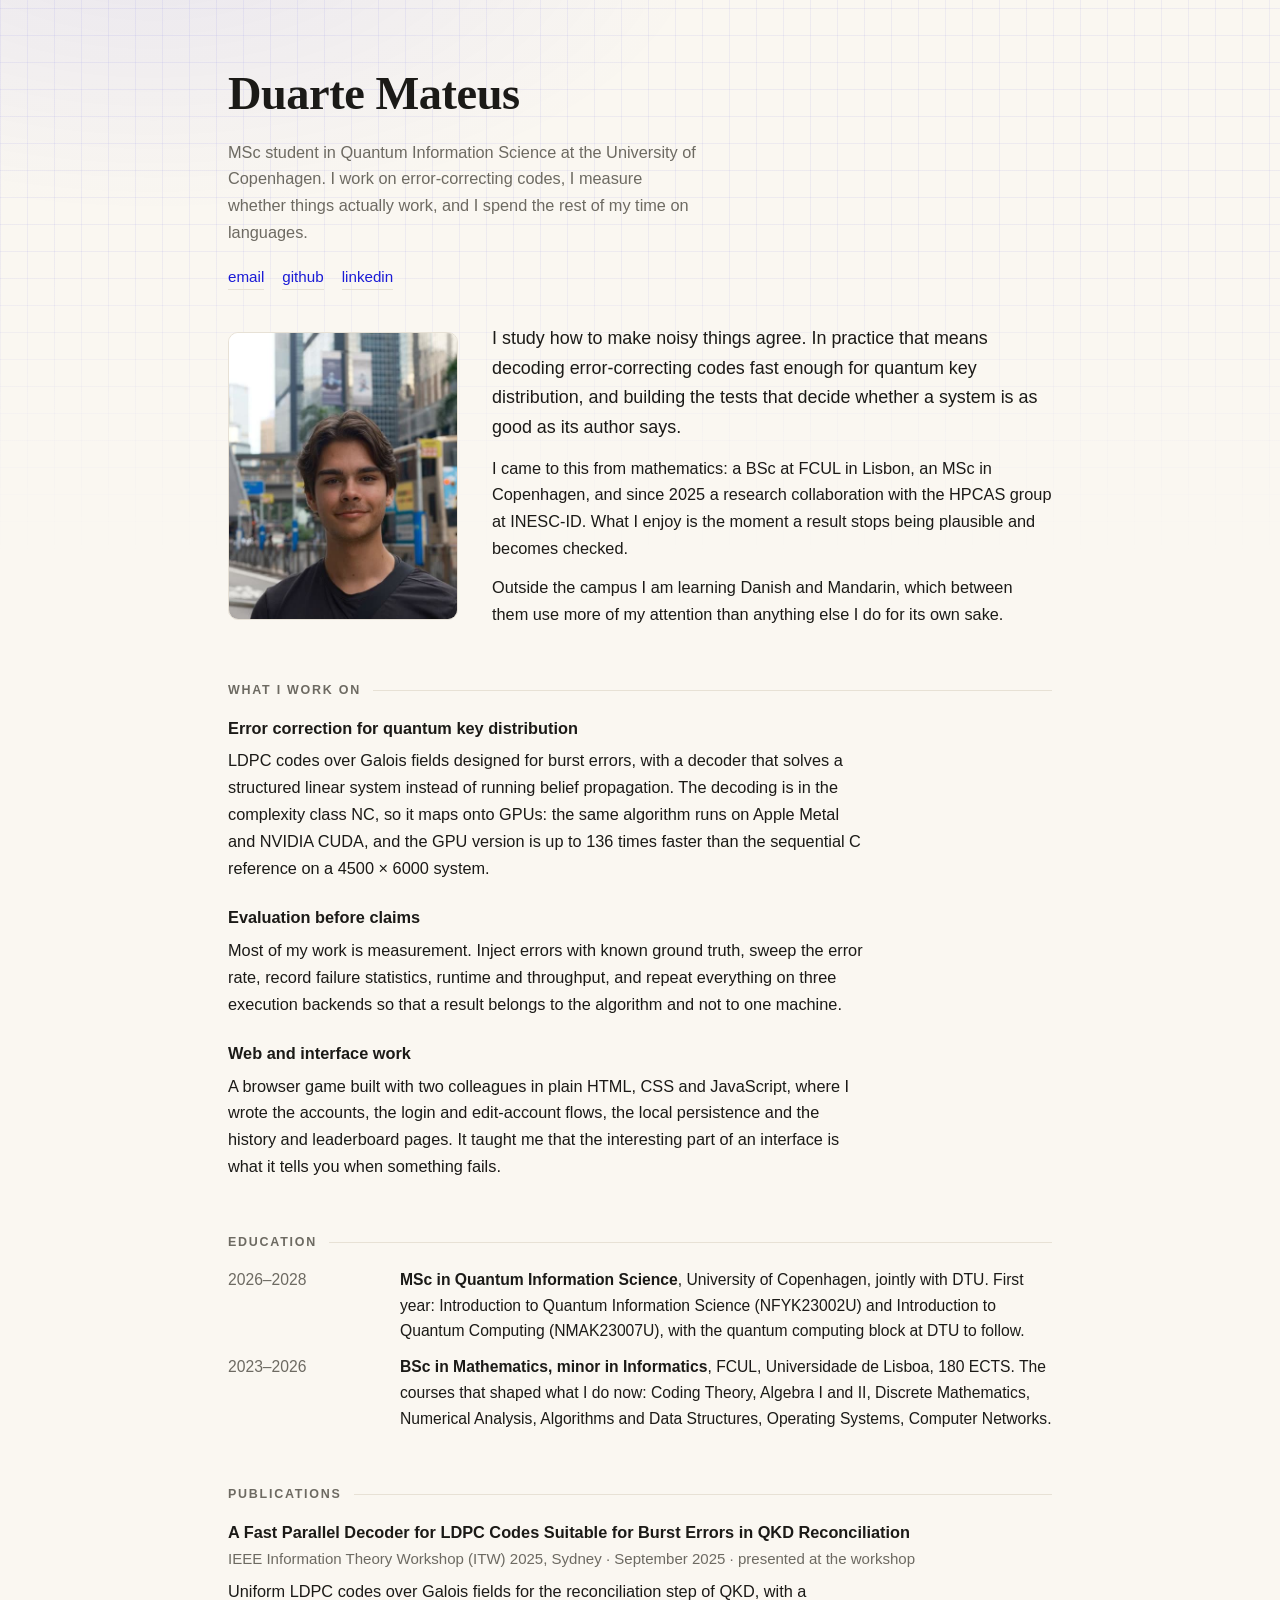
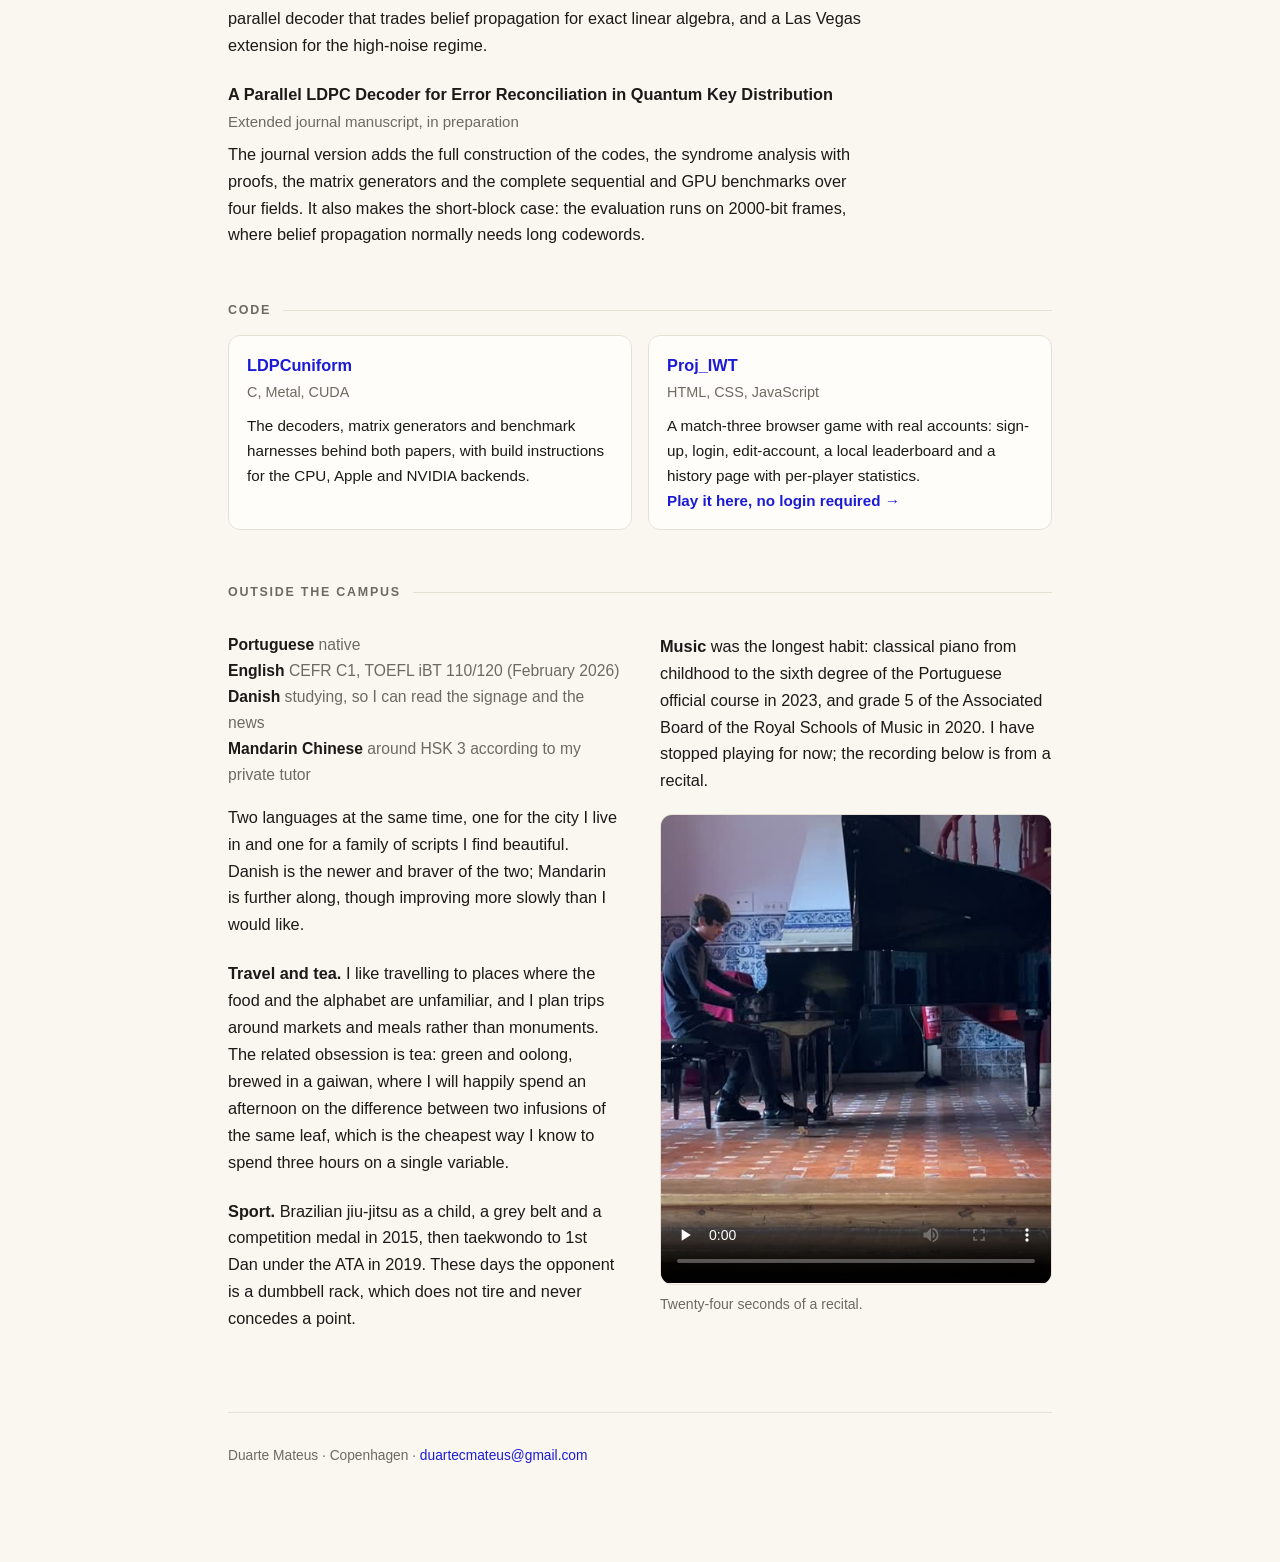
<file: index.html>
<!DOCTYPE html>
<html lang="en">
<head>
<meta charset="utf-8">
<meta name="viewport" content="width=device-width, initial-scale=1">
<title>Duarte Mateus</title>
<meta name="description" content="Duarte Mateus, MSc student in Quantum Information Science at the University of Copenhagen. Error-correcting codes, evaluation, languages and piano.">
<meta property="og:title" content="Duarte Mateus">
<meta property="og:description" content="Error-correcting codes, evaluation, languages and piano.">
<meta property="og:image" content="portrait_v2.jpg">
<link rel="icon" href="data:image/svg+xml,%3Csvg xmlns='http://www.w3.org/2000/svg' viewBox='0 0 32 32'%3E%3Crect width='32' height='32' rx='6' fill='%230a00fe'/%3E%3Ctext x='16' y='22' font-family='Georgia,serif' font-size='17' fill='white' text-anchor='middle'%3EDM%3C/text%3E%3C/svg%3E">
<style>
  :root{
    --bg:#faf7f1; --card:#fffdf9; --ink:#1b1a17; --muted:#6d6a62;
    --line:#e7e1d5; --accent:#1b1bd6; --accent-soft:#eeeeff;
    --tile:rgba(27,27,214,.055); --glow:rgba(27,27,214,.08);
  }
  /* Dark palette kept for later; the site currently renders light for everyone.
  @media (prefers-color-scheme: dark){
    :root{
      --bg:#12120f; --card:#191914; --ink:#eceae3; --muted:#a2a099;
      --line:#2c2c26; --accent:#a6a6ff; --accent-soft:#20203a;
      --tile:rgba(166,166,255,.075); --glow:rgba(120,120,255,.10);
    }
  }
  */
  *{box-sizing:border-box}
  html{-webkit-text-size-adjust:100%}
  /* faint tile wall behind the name, fading out before the content */
  body::before{
    content:""; position:fixed; inset:0; z-index:-1; pointer-events:none;
    background-image:
      radial-gradient(900px 460px at 12% -8%, var(--glow), transparent 62%),
      repeating-linear-gradient(0deg, var(--tile) 0 1px, transparent 1px 27px),
      repeating-linear-gradient(90deg, var(--tile) 0 1px, transparent 1px 27px);
    -webkit-mask-image:linear-gradient(180deg, #000 0 260px, rgba(0,0,0,.35) 420px, transparent 560px);
    mask-image:linear-gradient(180deg, #000 0 260px, rgba(0,0,0,.35) 420px, transparent 560px);
  }
  body{
    margin:0; background:var(--bg); color:var(--ink);
    font:400 1.02rem/1.65 -apple-system,BlinkMacSystemFont,"Segoe UI",Roboto,Helvetica,Arial,sans-serif;
    font-kerning:normal; -webkit-font-smoothing:antialiased;
  }
  .wrap{max-width:880px; margin:0 auto; padding:56px 28px 80px}
  .intro p, .item p, section > p{max-width:70ch}
  h1,h2,h3{font-family:Georgia,"Iowan Old Style","Times New Roman",serif; font-weight:600; letter-spacing:-.01em}
  a{color:var(--accent); text-decoration:none; border-bottom:1px solid transparent}
  a:hover{border-bottom-color:currentColor}
  header .name{font-size:clamp(2.1rem,5vw,2.9rem); margin:0 0 6px}
  header .tagline{color:var(--muted); margin:0; max-width:52ch}
  .links{margin:18px 0 0; font-size:.95rem; display:flex; flex-wrap:wrap; gap:8px 18px}
  .links a{border-bottom:1px solid var(--line)}
  .links a:hover{border-bottom-color:var(--accent)}
  section{margin-top:52px}
  h2{
    font-family:-apple-system,BlinkMacSystemFont,"Segoe UI",Roboto,sans-serif;
    font-size:.78rem; letter-spacing:.14em; text-transform:uppercase;
    color:var(--muted); font-weight:600; margin:0 0 14px;
    display:flex; align-items:center; gap:12px;
  }
  h2::after{content:""; flex:1; height:1px; background:var(--line)}
  .intro{display:grid; grid-template-columns:230px 1fr; gap:34px; align-items:center; margin-top:34px}
  .intro img{width:100%; height:auto; aspect-ratio:4/5; object-fit:cover; object-position:50% 35%;
    border-radius:10px; border:1px solid var(--line); filter:saturate(.94)}
  .intro p{margin:0 0 12px}
  .intro p:last-child{margin-bottom:0}
  .lede{font-size:1.12rem}
  dl{margin:0; display:grid; grid-template-columns:150px 1fr; gap:10px 22px; font-size:.98rem}
  dt{color:var(--muted)}
  dd{margin:0}
  .item{margin-bottom:22px}
  .item:last-child{margin-bottom:0}
  .item .t{display:block; font-weight:600}
  .item .s{display:block; color:var(--muted); font-size:.94rem; margin-top:2px}
  .item p{margin:6px 0 0}
  .cards{display:grid; grid-template-columns:1fr 1fr; gap:16px}
  .card{background:var(--card); border:1px solid var(--line); border-radius:12px; padding:16px 18px}
  .card .t{font-weight:600; display:block}
  .card .s{color:var(--muted); font-size:.9rem; display:block; margin:2px 0 8px}
  .card p{margin:0; font-size:.95rem}
  figure{margin:26px 0 0}
  video{width:100%; max-width:440px; height:auto; aspect-ratio:5/6; object-fit:cover; border-radius:12px; border:1px solid var(--line); display:block; background:#000}
  figcaption{color:var(--muted); font-size:.88rem; margin-top:8px; text-align:center}
  .cols{display:grid; grid-template-columns:1fr 1fr; gap:40px}
  .closing{display:block; margin:20px 0 0}
  .closing video{max-width:100%}
  .closing figcaption{text-align:left}
  .langs{font-size:.98rem}
  .langs span{color:var(--muted)}
  footer{margin-top:64px; padding-top:18px; border-top:1px solid var(--line); color:var(--muted); font-size:.86rem}
  @media (max-width:640px){
    .wrap{padding:36px 20px 64px}
    .intro{grid-template-columns:1fr; gap:20px}
    .intro img{max-width:230px}
    dl{grid-template-columns:1fr; gap:2px 0}
    dt{margin-top:10px}
    .cards,.cols{grid-template-columns:1fr; gap:14px}
  }
</style>
</head>
<body>
<div class="wrap">

  <header>
    <h1 class="name">Duarte Mateus</h1>
    <p class="tagline">MSc student in Quantum Information Science at the University of Copenhagen. I work on error-correcting codes, I measure whether things actually work, and I spend the rest of my time on languages.</p>
    <p class="links">
      <a href="mailto:duartecmateus@gmail.com">email</a>
      <a href="https://github.com/duartecmateus">github</a>
      <a href="https://linkedin.com/in/duarte-mateus-8440b5340">linkedin</a>
    </p>
  </header>

  <div class="intro">
    <img src="portrait_v2.jpg" alt="Duarte Mateus, photographed in a city street" width="480" height="600">
    <div>
      <p class="lede">I study how to make noisy things agree. In practice that means decoding error-correcting codes fast enough for quantum key distribution, and building the tests that decide whether a system is as good as its author says.</p>
      <p>I came to this from mathematics: a BSc at FCUL in Lisbon, an MSc in Copenhagen, and since 2025 a research collaboration with the HPCAS group at INESC-ID. What I enjoy is the moment a result stops being plausible and becomes checked.</p>
      <p>Outside the campus I am learning Danish and Mandarin, which between them use more of my attention than anything else I do for its own sake.</p>
    </div>
  </div>

  <section>
    <h2>What I work on</h2>
    <div class="item">
      <span class="t">Error correction for quantum key distribution</span>
      <p>LDPC codes over Galois fields designed for burst errors, with a decoder that solves a structured linear system instead of running belief propagation. The decoding is in the complexity class NC, so it maps onto GPUs: the same algorithm runs on Apple Metal and NVIDIA CUDA, and the GPU version is up to 136 times faster than the sequential C reference on a 4500 × 6000 system.</p>
    </div>
    <div class="item">
      <span class="t">Evaluation before claims</span>
      <p>Most of my work is measurement. Inject errors with known ground truth, sweep the error rate, record failure statistics, runtime and throughput, and repeat everything on three execution backends so that a result belongs to the algorithm and not to one machine.</p>
    </div>
    <div class="item">
      <span class="t">Web and interface work</span>
      <p>A browser game built with two colleagues in plain HTML, CSS and JavaScript, where I wrote the accounts, the login and edit-account flows, the local persistence and the history and leaderboard pages. It taught me that the interesting part of an interface is what it tells you when something fails.</p>
    </div>
  </section>

  <section>
    <h2>Education</h2>
    <dl>
      <dt>2026&ndash;2028</dt>
      <dd><strong>MSc in Quantum Information Science</strong>, University of Copenhagen, jointly with DTU. First year: Introduction to Quantum Information Science (NFYK23002U) and Introduction to Quantum Computing (NMAK23007U), with the quantum computing block at DTU to follow.</dd>
      <dt>2023&ndash;2026</dt>
      <dd><strong>BSc in Mathematics, minor in Informatics</strong>, FCUL, Universidade de Lisboa, 180 ECTS. The courses that shaped what I do now: Coding Theory, Algebra I and II, Discrete Mathematics, Numerical Analysis, Algorithms and Data Structures, Operating Systems, Computer Networks.</dd>
    </dl>
  </section>

  <section>
    <h2>Publications</h2>
    <div class="item">
      <span class="t">A Fast Parallel Decoder for LDPC Codes Suitable for Burst Errors in QKD Reconciliation</span>
      <span class="s">IEEE Information Theory Workshop (ITW) 2025, Sydney &middot; September 2025 &middot; presented at the workshop</span>
      <p>Uniform LDPC codes over Galois fields for the reconciliation step of QKD, with a parallel decoder that trades belief propagation for exact linear algebra, and a Las Vegas extension for the high-noise regime.</p>
    </div>
    <div class="item">
      <span class="t">A Parallel LDPC Decoder for Error Reconciliation in Quantum Key Distribution</span>
      <span class="s">Extended journal manuscript, in preparation</span>
      <p>The journal version adds the full construction of the codes, the syndrome analysis with proofs, the matrix generators and the complete sequential and GPU benchmarks over four fields. It also makes the short-block case: the evaluation runs on 2000-bit frames, where belief propagation normally needs long codewords.</p>
    </div>
  </section>

  <section>
    <h2>Code</h2>
    <div class="cards">
      <div class="card">
        <span class="t"><a href="https://github.com/duartecmateus/LDPCuniform">LDPCuniform</a></span>
        <span class="s">C, Metal, CUDA</span>
        <p>The decoders, matrix generators and benchmark harnesses behind both papers, with build instructions for the CPU, Apple and NVIDIA backends.</p>
      </div>
      <div class="card">
        <span class="t"><a href="https://github.com/duartecmateus/Proj_IWT">Proj_IWT</a></span>
        <span class="s">HTML, CSS, JavaScript</span>
        <p>A match-three browser game with real accounts: sign-up, login, edit-account, a local leaderboard and a history page with per-player statistics.</p>
        <p><a href="game/"><strong>Play it here, no login required &rarr;</strong></a></p>
      </div>
    </div>
  </section>

  <section>
    <h2>Outside the campus</h2>
    <div class="cols">
      <div>
        <p class="langs"><strong>Portuguese</strong> <span>native</span><br>
        <strong>English</strong> <span>CEFR C1, TOEFL iBT 110/120 (February 2026)</span><br>
        <strong>Danish</strong> <span>studying, so I can read the signage and the news</span><br>
        <strong>Mandarin Chinese</strong> <span>around HSK 3 according to my private tutor</span></p>
        <p>Two languages at the same time, one for the city I live in and one for a family of scripts I find beautiful. Danish is the newer and braver of the two; Mandarin is further along, though improving more slowly than I would like.</p>
        <p style="margin-top:22px"><strong>Travel and tea.</strong> I like travelling to places where the food and the alphabet are unfamiliar, and I plan trips around markets and meals rather than monuments. The related obsession is tea: green and oolong, brewed in a gaiwan, where I will happily spend an afternoon on the difference between two infusions of the same leaf, which is the cheapest way I know to spend three hours on a single variable.</p>
        <p style="margin-top:22px"><strong>Sport.</strong> Brazilian jiu-jitsu as a child, a grey belt and a competition medal in 2015, then taekwondo to 1st Dan under the ATA in 2019. These days the opponent is a dumbbell rack, which does not tire and never concedes a point.</p>
      </div>
      <div>
        <p><strong>Music</strong> was the longest habit: classical piano from childhood to the sixth degree of the Portuguese official course in 2023, and grade 5 of the Associated Board of the Royal Schools of Music in 2020. I have stopped playing for now; the recording below is from a recital.</p>
        <figure class="closing">
          <video controls preload="none" playsinline poster="piano_poster_v3.jpg" width="480" height="576">
            <source src="piano_recital_24s_v3.mp4" type="video/mp4">
            Your browser does not support the video tag.
          </video>
          <figcaption>Twenty-four seconds of a recital.</figcaption>
        </figure>
      </div>
    </div>
  </section>

  <footer>
    <p>Duarte Mateus &middot; Copenhagen &middot; <a href="mailto:duartecmateus@gmail.com">duartecmateus@gmail.com</a></p>
  </footer>

</div>
</body>
</html>
</file>
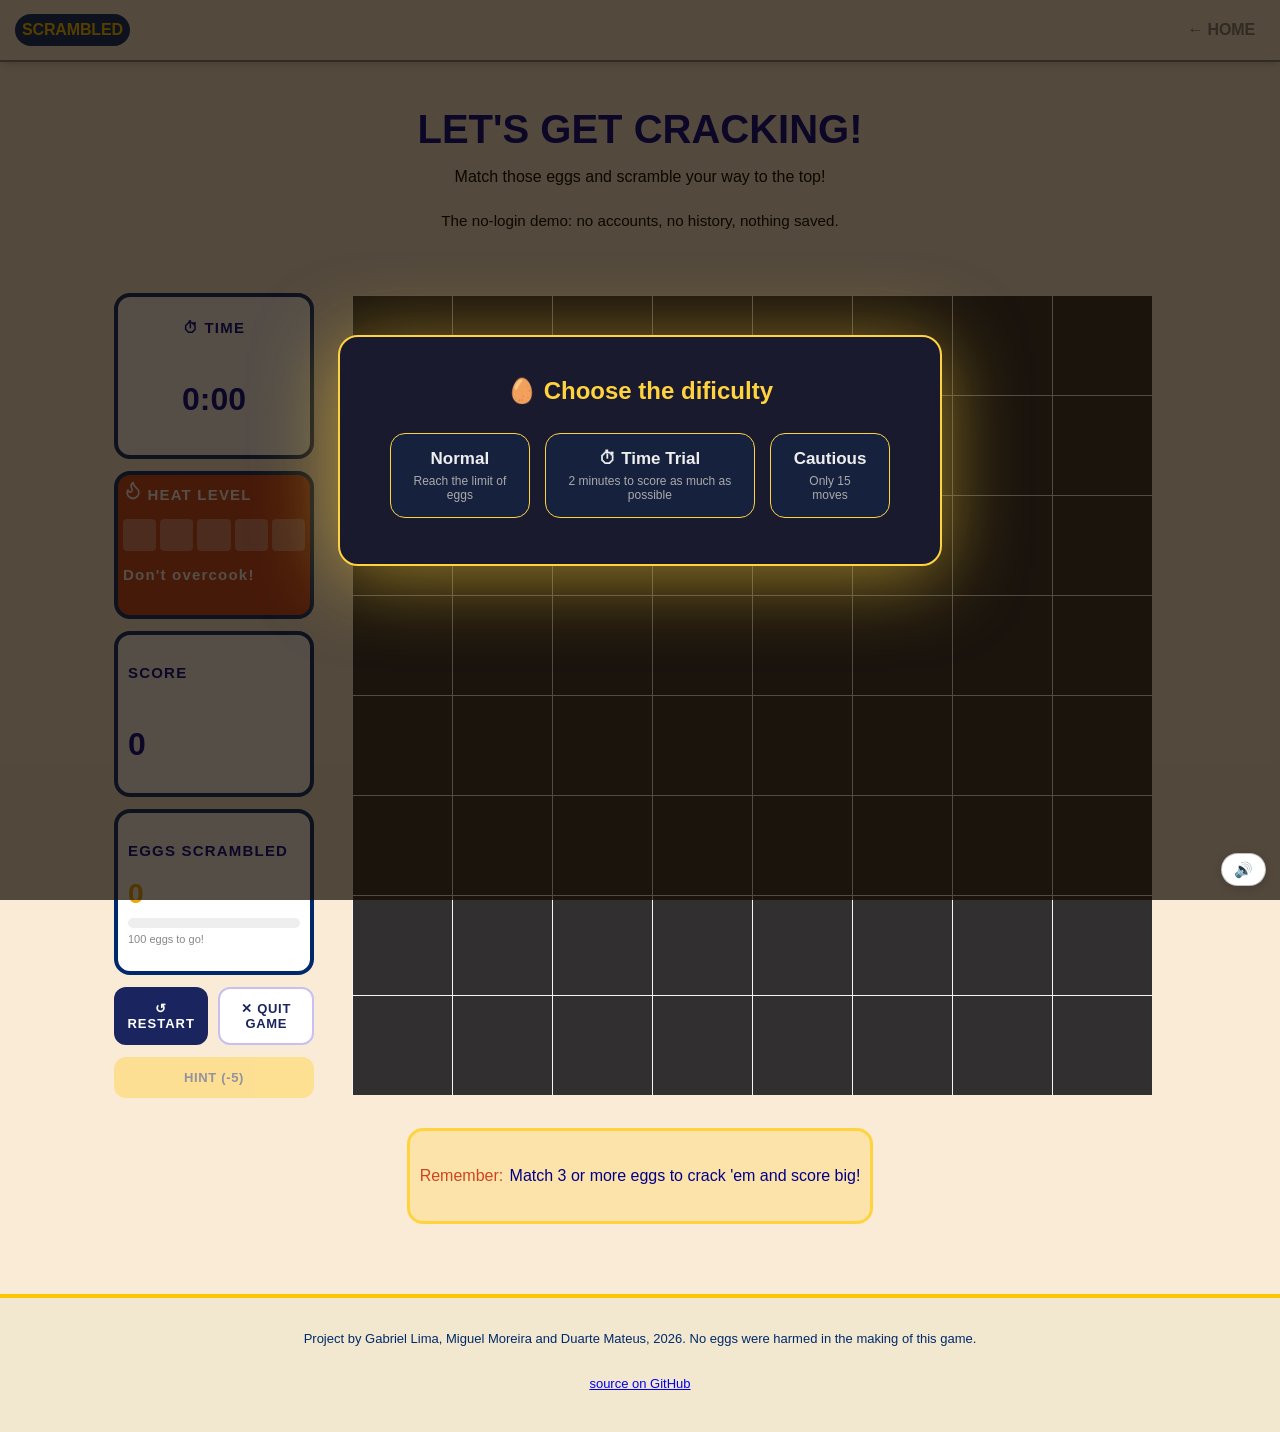
<file: game/index.html>
<!-- Grupo: 27 — Gabriel Lima, Miguel Moreira, Duarte Mateus.
     Standalone demo: no accounts, no leaderboard, no history.
     Original project: https://github.com/duartecmateus/Proj_IWT -->
<!DOCTYPE html>
<html lang="pt-PT">
<head>
    <meta charset="UTF-8">
    <meta name="viewport" content="width=device-width, initial-scale=1.0">
    <title>SCRAMBLED — play</title>
    <link rel="stylesheet" href="CSS/general.css">
    <link rel="stylesheet" href="CSS/Game_style_v2.css">
    <link rel="stylesheet" href="CSS/game_animations.css">
    <script type="module" src="JavaScript/comportement_v3.js"></script>
    <script src="JavaScript/sfx_v2.js" defer></script>
</head>
<body>
    <header>
        <p> SCRAMBLED</p>
        <nav>
            <a href="../">&larr; HOME</a>
        </nav>
    </header>

    <main>

        <div id="description">
            <h1 class="darkblue">LET'S GET CRACKING!</h1>
            <p>Match those eggs and scramble your way to the top!</p>
            <p style="font-size:.95rem;max-width:60ch;margin:10px auto 0">The no-login demo: no accounts, no history, nothing saved.</p>
        </div>

        <section id="game_layout">
            <div id="side_info">
                <div id="timer-container" class="container bold darkblue">
                    <p class="label">&#9201; TIME</p>
                    <p class="value">0:00</p>
                </div>

                <div id="heat-container" class="container">
                    <div class="bold white">
                        <svg xmlns="http://www.w3.org/2000/svg" width="20" height="20" viewBox="0 0 20 20" fill="none">
                            <path d="M7.08366 12.0833C7.63619 12.0833 8.1661 11.8638 8.5568 11.4731C8.9475 11.0824 9.16699 10.5525 9.16699 10C9.16699 8.85 8.75033 8.33333 8.33366 7.5C7.44033 5.71417 8.14699 4.12167 10.0003 2.5C10.417 4.58333 11.667 6.58333 13.3337 7.91667C15.0003 9.25 15.8337 10.8333 15.8337 12.5C15.8337 13.266 15.6828 14.0246 15.3896 14.7323C15.0965 15.4401 14.6668 16.0831 14.1251 16.6248C13.5834 17.1665 12.9404 17.5961 12.2326 17.8893C11.5249 18.1824 10.7664 18.3333 10.0003 18.3333C9.23428 18.3333 8.47574 18.1824 7.76801 17.8893C7.06027 17.5961 6.41721 17.1665 5.87554 16.6248C5.33386 16.0831 4.90418 15.4401 4.61103 14.7323C4.31788 14.0246 4.16699 13.266 4.16699 12.5C4.16699 11.5392 4.52783 10.5883 5.00033 10C5.00033 10.5525 5.21982 11.0824 5.61052 11.4731C6.00122 11.8638 6.53112 12.0833 7.08366 12.0833Z" stroke="white" stroke-width="1.66667" stroke-linecap="round" stroke-linejoin="round"/>
                        </svg>
                        <span class="label">HEAT LEVEL</span>
                    </div>
                    <div id="heat-meter">
                        <span class="heat_bar_seg off"></span>
                        <span class="heat_bar_seg off"></span>
                        <span class="heat_bar_seg off"></span>
                        <span class="heat_bar_seg off"></span>
                        <span class="heat_bar_seg off"></span>
                    </div>
                    <span class="white label"> Don't overcook!</span>
                </div>

                <div id="score-container" class="container darkblue bold">
                    <p class="label">SCORE</p>
                    <p class="value" id="score">0</p>
                </div>

                <div id="eggs_card" class="container">
                    <p class="darkblue bold label">EGGS SCRAMBLED</p>
                    <div class="eggs_count">
                        <span class="big" id="eggsCount">0</span>
                    </div>
                    <div class="eggs_bar_bg">
                        <div class="eggs_bar_fill" id="eggsBar"></div>
                    </div>
                    <div class="hint" id="eggsHint">100 eggs to go!</div>
                </div>

                <div id="btn-container">
                    <button id="btn_restart" onclick="window.location.href='./index.html'">&#8634; RESTART</button>
                    <button id="btn_quit" onclick="window.location.href='../'">&#10005; QUIT GAME</button>
                </div>
                <button id="btn_hint" disabled class="hint-cooldown">HINT (-5)</button>
            </div>

            <div class="game-board">
                <div class="game_grid">
                    <div class="pieces">
                    </div>
                </div>
            </div>
        </section>

        <section class="tip">
            <div id="Tip_container">
                <span id="tip" class="orange">Remember:</span>
                <span class="darkblue">Match 3 or more eggs to crack 'em and score big!</span>
            </div>
        </section>

    </main>

    <footer style="height:auto;padding:20px 16px 28px;row-gap:4px">
        <p>Project by Gabriel Lima, Miguel Moreira and Duarte Mateus, 2026. No eggs were harmed in the making of this game.</p>
        <p><a href="https://github.com/duartecmateus/Proj_IWT">source on GitHub</a></p>
    </footer>

</body>
</html>
</file>
<file: game/CSS/general.css>
/* Grupo: 27, Número: 62796, Nome: Gabriel Lima, PL: 21 */
/* Grupo: 27, Número: 59712, Nome: Miguel Moreira, PL: 21 */
/* Grupo: 27, Número: 62019, Nome: Duarte Matheus, PL: 21  */
 body{
  background-color: antiquewhite;
  margin: 0px;
  font-family: sans-serif;
  /*line-height: 1.6; séra que metemos?????*/ 
 }

 main {
    padding-top: 20px; 
 }


/*-----------------HEADER--------------------*/
 header {
  background: antiquewhite;
  position: fixed;
  z-index: 5;
  top: 0px;
  left: 0;
  right: 0;
  display: flex;
  justify-content: center;
  align-items: center;
  padding: 15px;
  height: 30px;
  border-bottom: 2px solid gray;
  box-shadow: 0 4px 6px -1px rgba(0, 0, 0, 0.10), 0 2px 4px -2px rgba(0, 0, 0, 0.10);
  font-weight: 700;
  letter-spacing: -0.15px;
 }

 header > nav {
  margin-left: auto;
 }

 header p{
    color: #FDC500 !important;     /*MUDAR A COR PARA ALGO COM MAIS CONTRAST*/
    border: 2px solid #00296B;
    background-color: #00296B;
    border-radius: 20px;
    padding: 5px;
    
 }

  header a{
  text-decoration: none;
  color: gray;
  padding: 5px 10px;

 }
 header nav a:hover {
  color: #FDC500;
 }

 header nav a:active {
   color: #00296B;
 }

 .right_side{
  font-size: 50%;
 }
   /*-----------------Footer--------------------*/

 footer{
  display: flex;
  flex-direction: column;
  justify-content: center;
  align-items: center; 
  height: 50px;
  color: #00296B;
  border-top: 4px solid #FDC500;
  background: #F2E8CF;
  font-size: small;
}


* {
  font-family: sans-serif;
  margin-left: 0px;
  margin-right: 0px;
}


@media screen and (max-width: 400px) {
  header {
    font-size: small;
  }
  header a{
    padding: 5px 3px;
  }
}
</file>
<file: game/CSS/Game_style_v2.css>
/* Grupo: 27, Número: 62796, Nome: Gabriel Lima, PL: 21 */
/* Grupo: 27, Número: 59712, Nome: Miguel Moreira, PL: 21 */
/* Grupo: 27, Número: 62019, Nome: Duarte Matheus, PL: 21  */
main{
  background: antiquewhite;
  margin-top: 30px;
  padding-top: 50px;
  padding-bottom: 20px;
  height: 100%;
  display: flex;
  flex-direction: column;
  justify-content: center;
  align-items: center;
}

#description {
  width: 450px;
  display: flex;
  flex-direction: column;
  align-items: center;
  justify-content: center;
  margin-bottom: 40px;
}

h1 {
  font-size: 40px;
  text-align: center;
  margin-bottom: 0;
}

.darkblue {
  color: darkblue;
}

.orange{
  color: #CC4520;
}

.white{
  color: #FFF;
}

.bold {
  font-weight: bold;
}

/* .............. GAME LAYOUT ................*/

#game_layout{
  display: flex;
  width: 100%;
  max-width: 1100px;
  padding: 24px 24px 0 24px;
  align-items: center;
  justify-content: center;
  gap: 24px;
  box-sizing: border-box;
}

#side_info {
  display: flex;
  flex-direction: column;
  gap: 12px;
  width: 200px;
  flex-shrink: 0;
}

.label {
  font-size: 15px;
  font-weight: 700;
  letter-spacing: 0.08em;
}

.value {
  font-size: 32px;
  font-weight: 800;
  line-height: 1;
}

.container {
  display: flex;
  flex-direction: column;
  height: 130px;
  border-radius: 16px;
  border: 4px solid #00296B;
  padding: 14px 10px;
}

#timer-container {
  justify-content: center;
  align-items: center;
  background: #FFF;
}

/* Heat Level */
#heat-container {
  padding: 5px;
  display: flex;
  flex-direction: column;
  background-color: #CC4520;
  gap: 15px;
}

#heat-meter{
  display: flex;
  width: 100%;
  height: 32px;
  align-items: flex-start;
  gap: 4px;
}

.heat_bar_seg{
  flex: 1;
  height: 32px;
  border-radius: 4px;
}

.on{
  background-color: #FFF;
}

.off{
  background-color: #ffffff56;
}

/* Score */
#score-container{
  background: #fff;
}

#counter-container{
  background: #fff;
}

/* Eggs Scrambled */
#eggs_card {
  background-color: #FFF;
}

.eggs_count {
  display: flex;
  align-items: baseline;
  gap: 4px;
  margin: 4px 0 8px;
}

.big {
  font-size: 28px;
  font-weight: 800;
  color: #f0a800;
}

.total {
  font-size: 16px;
  color: #aaa;
}

.eggs_bar_bg {
  height: 10px;
  background: #eee;
  border-radius: 99px;
  overflow: hidden;
}

.eggs_bar_fill {
  height: 100%;
  width: 0%;
  background: #f0a800;
  border-radius: 99px;
  transition: width 0.3s ease;
}

.hint {
  font-size: 11px;
  color: #888;
  margin-top: 5px;
}

#btn-container{
  width: 100%;
  display: flex;
  justify-content: center;
  grid-gap: 10px;
}

/* Botões */
#btn_restart {
  background: #1a2560;
  color: #fff;
  border: none;
  border-radius: 12px;
  padding: 13px;
  width: 100%;
  font-size: 13px;
  font-weight: 700;
  letter-spacing: 1px;
  cursor: pointer;
  display: flex;
  align-items: center;
  justify-content: center;
}

#btn_restart:hover {
  background: #263080;
}

#btn_hint {
    background: #FFD23F;
    color: #1a2560;
    border: none;
    border-radius: 12px;
    padding: 13px;
    width: 100%;
    font-size: 13px;
    font-weight: 700;
    letter-spacing: 0.05em;
    cursor: pointer;
    display: flex;
    align-items: center;
    justify-content: center;
    gap: 6px;
    transition: opacity 0.3s ease, background 0.15s;
}

#btn_hint:hover:not(:disabled) {
  background: #f0c000;
}

#btn_hint.hint-cooldown {
    opacity: 0.45;
    cursor: not-allowed;
}

#btn_quit {
  background: #fff;
  color: #1a2560;
  border: 2px solid #c8c0f0;
  border-radius: 12px;
  padding: 12px;
  width: 100%;
  font-size: 13px;
  font-weight: 700;
  letter-spacing: 0.05em;
  cursor: pointer;
  display: flex;
  align-items: center;
  justify-content: center;
  gap: 8px;
  transition: background 0.15s;
}
 
#btn_quit:hover {
  background: #f0eeff;
}

/* ══════════════════════════════════════════════
   ÁREA DO JOGO — TABULEIRO DINÂMICO
*/

.game-board {
  width: 100%;
  display: flex;
  justify-content: center;
}

.game_grid {
  /* Valor por omissão; JS sobrepõe com setProperty */
  --grid-size: 8;

  width: min(800px, 98vw);
  aspect-ratio: 1 / 1;
  margin: auto;
  background-color: rgb(49, 47, 47);
  background-image:
    linear-gradient(to right, whitesmoke 1px, transparent 1px),
    linear-gradient(to bottom, whitesmoke 1px, transparent 1px);

  /* Linhas da grelha de fundo ajustam-se automaticamente */
  background-size:
    calc(100% / (var(--grid-size))) calc(100% / var(--grid-size));

 
}

/* Grelha de peças — herda --grid-size do pai .game_grid */
.pieces {
  display: grid;
  grid-template-columns: repeat(var(--grid-size), 1fr);
  grid-template-rows:    repeat(var(--grid-size), 1fr);
  width: 100%;
  height: 100%;
}

.game_grid img {
  width: 100%;
  aspect-ratio: 1 / 1;
}

#Tip_container {
  height: 70px;
  display: flex;
  gap: 0.4em;
  justify-content: center;
  align-items: center;
  padding: 10px;
  margin-top: 30px;
  margin-bottom: 50px;
  border-radius: 16px;
  border: 3px solid #FFD23F;
  background: rgba(255, 210, 63, 0.30);
}

#background-music {
  display: none;
}

@media screen and (max-width: 1100px) {
  #game_layout{
    flex-direction: column;
    width: 90%;
    align-items: center;
    justify-content: center;
    gap: 20px;
  }

  #side_info{
    display: flex;
    flex-direction: row;
    justify-content: center;
    gap: 10px;
    width: 80%;

  }

  .container {
    padding: 10px;
    height: auto;
  }

  .label {
    font-size: 13px;
  }

  .value {
    font-size: 20px;
  }
  
  #btn_restart,
  #btn_hint,
  #btn_quit {
    font-size: 10px;
    width: 100px;
  }

  #heat-meter {
    width: 100%;
    justify-content: center;
  }

  .heat_bar_seg {
    width: 27px;
  }

  #Tip_container {
    margin-top: 100px;
  }
}

@media screen and (max-width: 786px) {
  #description {
    width: min(450px, 92%);
  }

  #side_info{
    width: 95%;
    display: grid;
    grid-template-columns: 1fr 1fr 1fr;
  }

  .game_grid {
    width: min(800px, 95vw);
  }
  .container {
    height: auto;
  }
  .label {
    font-size: 14px;
  }

  .value {
    font-size: 25px;
  }
}

@media screen and (max-width: 600px) {
  #side_info {
    grid-template-columns: 1fr 1fr;
  }
}

@media screen and (max-width: 400px) {
  .rank-number {
    font-size: 15px;
  }

  .avatar {
    font-size: 15px;
  }

  .player-name {
    font-size: 10px;
  }

  .world-score {
    font-size: 10px;
  }

  #side_info {
    grid-template-columns: 1fr;
  }

  #Tip_container {
    height: auto;
    flex-direction: column;
    text-align: center;
    gap: 6px;
  }
}
</file>
<file: game/CSS/game_animations.css>
/* Grupo: 27, Número: 62796, Nome: Gabriel Lima, PL: 21 */
/* Grupo: 27, Número: 59712, Nome: Miguel Moreira, PL: 21 */
/* Grupo: 27, Número: 62019, Nome: Duarte Matheus, PL: 21  */

/* ── CÉLULAS DA GRELHA ───────────────────────────── */

/* Cada célula ocupa 1 quadrado da grelha */
.cell {
  position: relative;
  aspect-ratio: 1 / 1;
  display: flex;
  align-items: center;
  justify-content: center;
  cursor: pointer;
  box-sizing: border-box;
  transition: transform 0.1s ease;
}

.cell img {
  width: 100%;
  height: 100%;
  display: block;
  pointer-events: none;          /* cliques nao reconecidos pela img, mas pela cell */
  user-select: none;
  border-radius: 4px;
  object-fit: cover;
}

/* ── HOVER ───────────────────────────────────────── */
.cell:hover img {
  z-index: 5;
  transform: scale(1.08);
  transition: transform 0.15s ease;
  filter: brightness(1.1);
}

/* ── SELECÇÃO ────────────────────────────────────── */
.cell.selected {
  z-index: 10;
}

.cell.selected img {
  transform: scale(1.12);
  filter: drop-shadow(0 0 10px #FFD23F) brightness(1.15);
  outline: 3px solid #FFD23F;
  outline-offset: 2px;
  animation: pulse-selected 0.7s ease-in-out infinite alternate;
}

@keyframes pulse-selected {
  from { filter: drop-shadow(0 0 4px #FFD23F) brightness(1.1); }
  to   { filter: drop-shadow(0 0 12px #ff6f09) brightness(1.2); }
}

/* ── HINTED + Cursor ────────────────────────────────────── */
.hint-cell{
  z-index: 10;
}

.hint-cell img{
    transform: scale(1.05);
    filter: drop-shadow(0 0 6px #ff3f3f) brightness(1.1);
    outline: 2px solid #ff0000;
    border-radius: 4px;
    animation: hint-pulse 0.8s ease-in-out infinite alternate;
}

@keyframes hint-pulse {
  from { filter: drop-shadow(0 0 4px #ff3f3f) brightness(1.1); }
  to   { filter: drop-shadow(0 0 16px #ff9011) brightness(1.3); }
}

.cursor {
  z-index: 4;
  outline: 5px solid #CC4520;
  outline-offset: -1px;
  border-radius: 4px;
}

/* ── MATCH NORMAL (3 em linha) ───────────────────── */
.cell.matched {
  animation: crack-egg 0.45s ease forwards;
}

@keyframes crack-egg {
  0%   { transform: scale(1);    opacity: 1; }
  30%  { transform: scale(1.25); opacity: 0.9; filter: brightness(1.5) saturate(1.5); }
  70%  { transform: scale(0.6);  opacity: 0.5; }
  100% { transform: scale(0);    opacity: 0; }
}

/* ── MATCH BÓNUS (4+ em linha) ───────────────────── */
.cell.matched-bonus {
  animation: crack-egg-bonus 0.45s ease forwards;
}

@keyframes crack-egg-bonus {
  0%   { transform: scale(1);    opacity: 1; filter: none; }
  20%  { transform: scale(1.4);  opacity: 1; filter: brightness(2) saturate(2) hue-rotate(30deg); }
  50%  { transform: scale(1.2) rotate(25deg); filter: brightness(1.8) saturate(3); }
  80%  { transform: scale(0.5);  opacity: 0.4; }
  100% { transform: scale(0);    opacity: 0; }
}

/* ══════════════════════════════════════════════════
   ECRÃ FINAL (game-overlay)
   ══════════════════════════════════════════════════ */

#game-overlay {
  position: fixed;
  top: 0;
  right: 0;
  bottom: 0;
  left: 0;
  background: rgba(63, 37, 0, 0.72);
  backdrop-filter: blur(6px);
  z-index: 10;
  display: flex;
  align-items: center;
  justify-content: center;
  animation: fadeIn 0.4s ease;
}

@keyframes fadeIn {
  from { opacity: 0; }
  to   { opacity: 1; }
}

#game-modal {
  background: whitesmoke;
  border-radius: 24px;
  border: 4px solid #00296B;
  padding: 40px 48px;
  text-align: center;
  max-width: 600px;
  width: 100%;
  box-shadow: 0 20px 60px rgba(0, 32, 137, 0.35);
  animation: modal-pop 0.4s cubic-bezier(0.34, 1.56, 0.64, 1);
}

@keyframes modal-pop {
  from { transform: scale(0.6); opacity: 0; }
  to   { transform: scale(1);   opacity: 1; }
}

.modal-emoji {
  font-size: 50px;
  margin: 0 0 8px;
}

#game-modal h2 {
  font-size: 25px;
  font-weight: 900;
  color: darkblue;
  margin: 0 0 8px;
}

/* Label da configuração activa (ex.: "Difícil") */
.modal-config {
  font-size: 12px;
  font-weight: 700;
  color: #CC4520;
  text-transform: uppercase;
  margin: 0 0 12px;
}

.modal-score,
.modal-time {
  font-size: 16px;
  margin: 4px 0;
}

.modal-score strong,
.modal-time strong {
  color: #CC4520;
  font-weight: 800;
}

.modal-buttons {
  display: flex;
  gap: 10px;
  margin-top: 20px;
  justify-content: center;
}

.modal-buttons button {
  background: #1a2560;
  color: #fff;
  border: none;
  border-radius: 12px;
  padding: 10px 20px;
  font-size: 12px;
  font-weight: 700;
  cursor: pointer;
  transition: background 0.15s;
}

.modal-buttons button:hover {
  background: #263080;
}

.modal-buttons button.secondary {
  background: #fff;
  color: #1a2560;
  border: 2px solid #c8c0f0;
}

.modal-buttons button.secondary:hover {
  background: #f0eeff;
}

/* ══════════════════════════════════════════════════
   ECRÃ DE ESCOLHA DE DIFICULDADE E MODO
   ══════════════════════════════════════════════════ */

#difficulty-overlay {
  position: fixed;
  top: 0;
  right: 0;
  bottom: 0;
  left: 0;
  background: rgba(19, 11, 0, 0.72);
  display: flex;
  align-items: center;
  justify-content: center;
  z-index: 10;
  animation: fadeIn 0.3s ease;
}

#difficulty-modal {
  background: #1a1a2e;
  border: 2px solid #FFD23F;
  border-radius: 20px;
  padding: 40px 50px;
  max-width: 500px;
  width: 100%;
  color: #eee;
  text-align: center;
  box-shadow: 0 10px 80px #ffd23f8f;
  max-height: 92vh;
  animation: modal-pop 0.35s cubic-bezier(0.34, 1.56, 0.64, 1);
}

#difficulty-modal h2 {
  margin: 0 0 28px;
  color: #FFD23F;
}

.active {
  background: #FFD23F !important;
  border-color: #ff9f1c !important;
  color: #1a1a2e !important;
  transform: translateY(-2px);
}

.active .diff-desc{
  color: #00296B;
}

/* ── Botões de preset ─── */

.difficulty-presets {
  display: flex;
  gap: 15px;
  justify-content: center;
  margin-bottom: 6px;
}

.diff-btn {
  background: #16213e;
  border: 1px solid #FFD23F;
  border-radius: 15px;
  padding: 15px 20px;
  color: #eee;
  cursor: pointer;
  display: flex;
  flex-direction: column;
  align-items: center;
  gap: 5px;
  min-width: 120px;
  transition: border-color 0.18s, background 0.18s, transform 0.12s;
}

.diff-btn:hover {
  border-color: #cf6a22;
  background: #0f3460;
  transform: translateY(-2px);
}

.diff-label {
  font-size: 17px;
  font-weight: bold;
}

.diff-desc {
  font-size: 12px;
  color: #aaa;
}

.diff-easy   .diff-label { color: #4ade80; }
.diff-medium .diff-label { color: #ffc400; }
.diff-hard   .diff-label { color: #f87171; }

/* ── Secção personalizado ─── */

.difficulty-custom h3 {
  font-size: 1rem;
  color: #aaa;
  border-top: 1px solid #2d2d4e;
  padding-top: 20px;
  margin: 20px 0 15px;
}

.custom-inputs {
  display: flex;
  gap: 20px;
  justify-content: center;
  margin-bottom: 15px;
}

.custom-field {
  display: flex;
  flex-direction: column;
  align-items: center;
  gap: 5px;
}

.custom-field label {
  font-size: 14px;
  color: #aaa;
}

.custom-field input {
  background: #16213e;
  border: 1px solid #0f3460;
  border-radius: 7px;
  color: #eee;
  padding: 7px 12px;
  width: 90px;
  text-align: center;
  font-size: 15px;
}

.custom-field input:focus {
  outline: none;
  border-color: #FFD23F;
}

#btn-custom-start {
  background: #0f3460;
  border: 2px solid #FFD23F;
  border-radius: 9px;
  color: #eee;
  padding: 10px 24px;
  cursor: pointer;
  font-size: 15px;
  transition: background 0.18s, transform 0.12s, color 0.18s;
}

#btn-custom-start:hover {
  background: #FFD23F;
  color: #0a2241;
  transform: translateY(-1px);
}

.custom-error {
  color: #f87171;
  font-size: 14px;
  margin-top: 8px;
  min-height: 17px;
}

#no-moves-notice {
  position: fixed; 
  top: 50%; 
  left: 50%; 
  transform: translate(-50%, -50%);
  background: rgba(122, 108, 29, 0.85); 
  color: #fff; 
  padding: 20px 40px;
  border-radius: 20px; 
  font-size: 30px; 
  opacity: 0;
  transition: opacity 0.35s ease; 
  pointer-events: none; 
  z-index: 10;
}
#no-moves-notice.visible { opacity: 1; }
</file>
